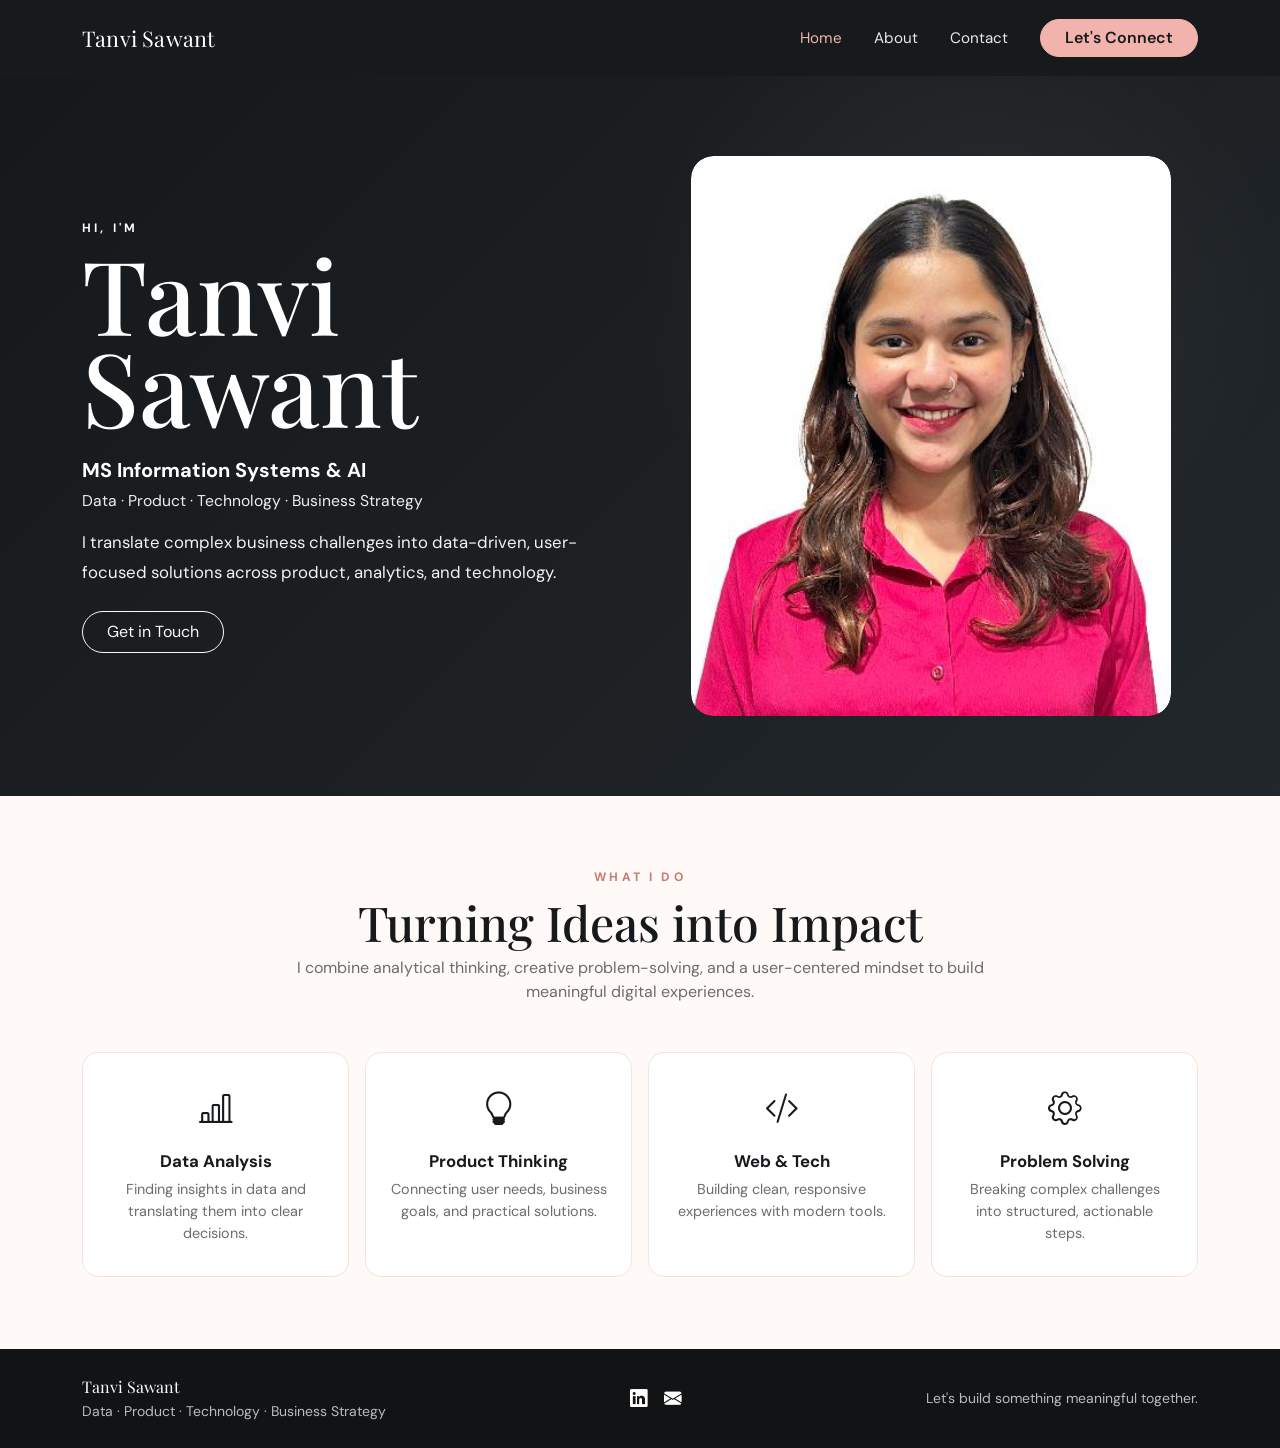
<file: index.html>
<!doctype html>
<html lang="en">
<head>
  <meta charset="utf-8">
  <meta name="viewport" content="width=device-width, initial-scale=1">
  <title>Tanvi Sawant | Portfolio</title>
  <meta name="description" content="Tanvi Sawant — data, product, and technology portfolio.">
  <link href="https://cdn.jsdelivr.net/npm/bootstrap@5.3.8/dist/css/bootstrap.min.css" rel="stylesheet">
  <link rel="preconnect" href="https://fonts.googleapis.com">
  <link rel="preconnect" href="https://fonts.gstatic.com" crossorigin>
  <link href="https://fonts.googleapis.com/css2?family=DM+Sans:wght@400;500;600;700&family=Playfair+Display:wght@600;700&display=swap" rel="stylesheet">
  <link rel="stylesheet" href="https://cdn.jsdelivr.net/npm/bootstrap-icons@1.11.3/font/bootstrap-icons.min.css">
  <link rel="stylesheet" href="css/styles.css">
</head>
<body>
<nav class="navbar navbar-expand-lg navbar-dark site-nav">
  <div class="container">
    <a class="navbar-brand brand-serif" href="index.html">Tanvi Sawant</a>
    <button class="navbar-toggler" type="button" data-bs-toggle="collapse" data-bs-target="#mainNav" aria-controls="mainNav" aria-expanded="false" aria-label="Toggle navigation">
      <span class="navbar-toggler-icon"></span>
    </button>
    <div class="collapse navbar-collapse" id="mainNav">
      <ul class="navbar-nav ms-auto align-items-lg-center gap-lg-3">
        <li class="nav-item"><a class="nav-link active" href="index.html">Home</a></li>
        <li class="nav-item"><a class="nav-link" href="about.html">About</a></li>
        <li class="nav-item"><a class="nav-link" href="contact.html">Contact</a></li>
        <li class="nav-item ms-lg-2"><a class="btn btn-pink rounded-pill px-4" href="contact.html">Let's Connect</a></li>
      </ul>
    </div>
  </div>
</nav>

<header class="hero-home">
  <div class="container">
    <div class="row align-items-center g-5 min-hero">
      <div class="col-lg-6">
        <p class="eyebrow light">HI, I'M</p>
        <h1 class="display-hero">Tanvi<br>Sawant</h1>
        <p class="hero-role">MS Information Systems &amp; AI</p>
        <p class="hero-tags">Data · Product · Technology · Business Strategy </p>
        <p class="hero-copy">I translate complex business challenges into data-driven, user-focused solutions across product, analytics, and technology.</p>
        <div class="d-flex flex-wrap gap-3 mt-4">
          <a class="btn btn-outline-light rounded-pill px-4 py-2" href="contact.html">Get in Touch</a>
        </div>
      </div>
      <div class="col-lg-6">
        <div class="portrait-card">
          <img src="assets/tanvi-headshot.jpg" alt="Tanvi Sawant headshot">
          
        </div>
      </div>
    </div>
  </div>
</header>

<section class="section-light py-5">
  <div class="container py-4">
    <div class="text-center mb-5">
      <p class="eyebrow">WHAT I DO</p>
      <h2 class="section-title">Turning Ideas into Impact</h2>
      <p class="section-copy mx-auto">I combine analytical thinking, creative problem-solving, and a user-centered mindset to build meaningful digital experiences.</p>
    </div>
    <div class="row g-3">
      <div class="col-md-6 col-lg-3">
        <div class="feature-card h-100">
          <i class="bi bi-bar-chart-line feature-icon"></i>
          <h3>Data Analysis</h3>
          <p>Finding insights in data and translating them into clear decisions.</p>
        </div>
      </div>
      <div class="col-md-6 col-lg-3">
        <div class="feature-card h-100">
          <i class="bi bi-lightbulb feature-icon"></i>
          <h3>Product Thinking</h3>
          <p>Connecting user needs, business goals, and practical solutions.</p>
        </div>
      </div>
      <div class="col-md-6 col-lg-3">
        <div class="feature-card h-100">
          <i class="bi bi-code-slash feature-icon"></i>
          <h3>Web & Tech</h3>
          <p>Building clean, responsive experiences with modern tools.</p>
        </div>
      </div>
      <div class="col-md-6 col-lg-3">
        <div class="feature-card h-100">
          <i class="bi bi-gear feature-icon"></i>
          <h3>Problem Solving</h3>
          <p>Breaking complex challenges into structured, actionable steps.</p>
        </div>
      </div>
    </div>
  </div>
</section>


<footer class="site-footer">
  <div class="container d-flex flex-column flex-md-row align-items-center justify-content-between gap-3">
    <div>
      <div class="brand-serif">Tanvi Sawant</div>
      <small>Data · Product · Technology · Business Strategy</small>
    </div>
    <div class="socials">
      <a href="https://www.linkedin.com/in/tanvi-sawant21/" target="_blank" rel="noopener" aria-label="LinkedIn"><i class="bi bi-linkedin"></i></a>
      <a href="mailto:tanvisawantwork@gmail.com" aria-label="Email"><i class="bi bi-envelope-fill"></i></a>
    </div>
    <small>Let's build something meaningful together.</small>
  </div>
</footer>

<script src="https://cdn.jsdelivr.net/npm/bootstrap@5.3.8/dist/js/bootstrap.bundle.min.js"></script>
</body>
</html>
</file>
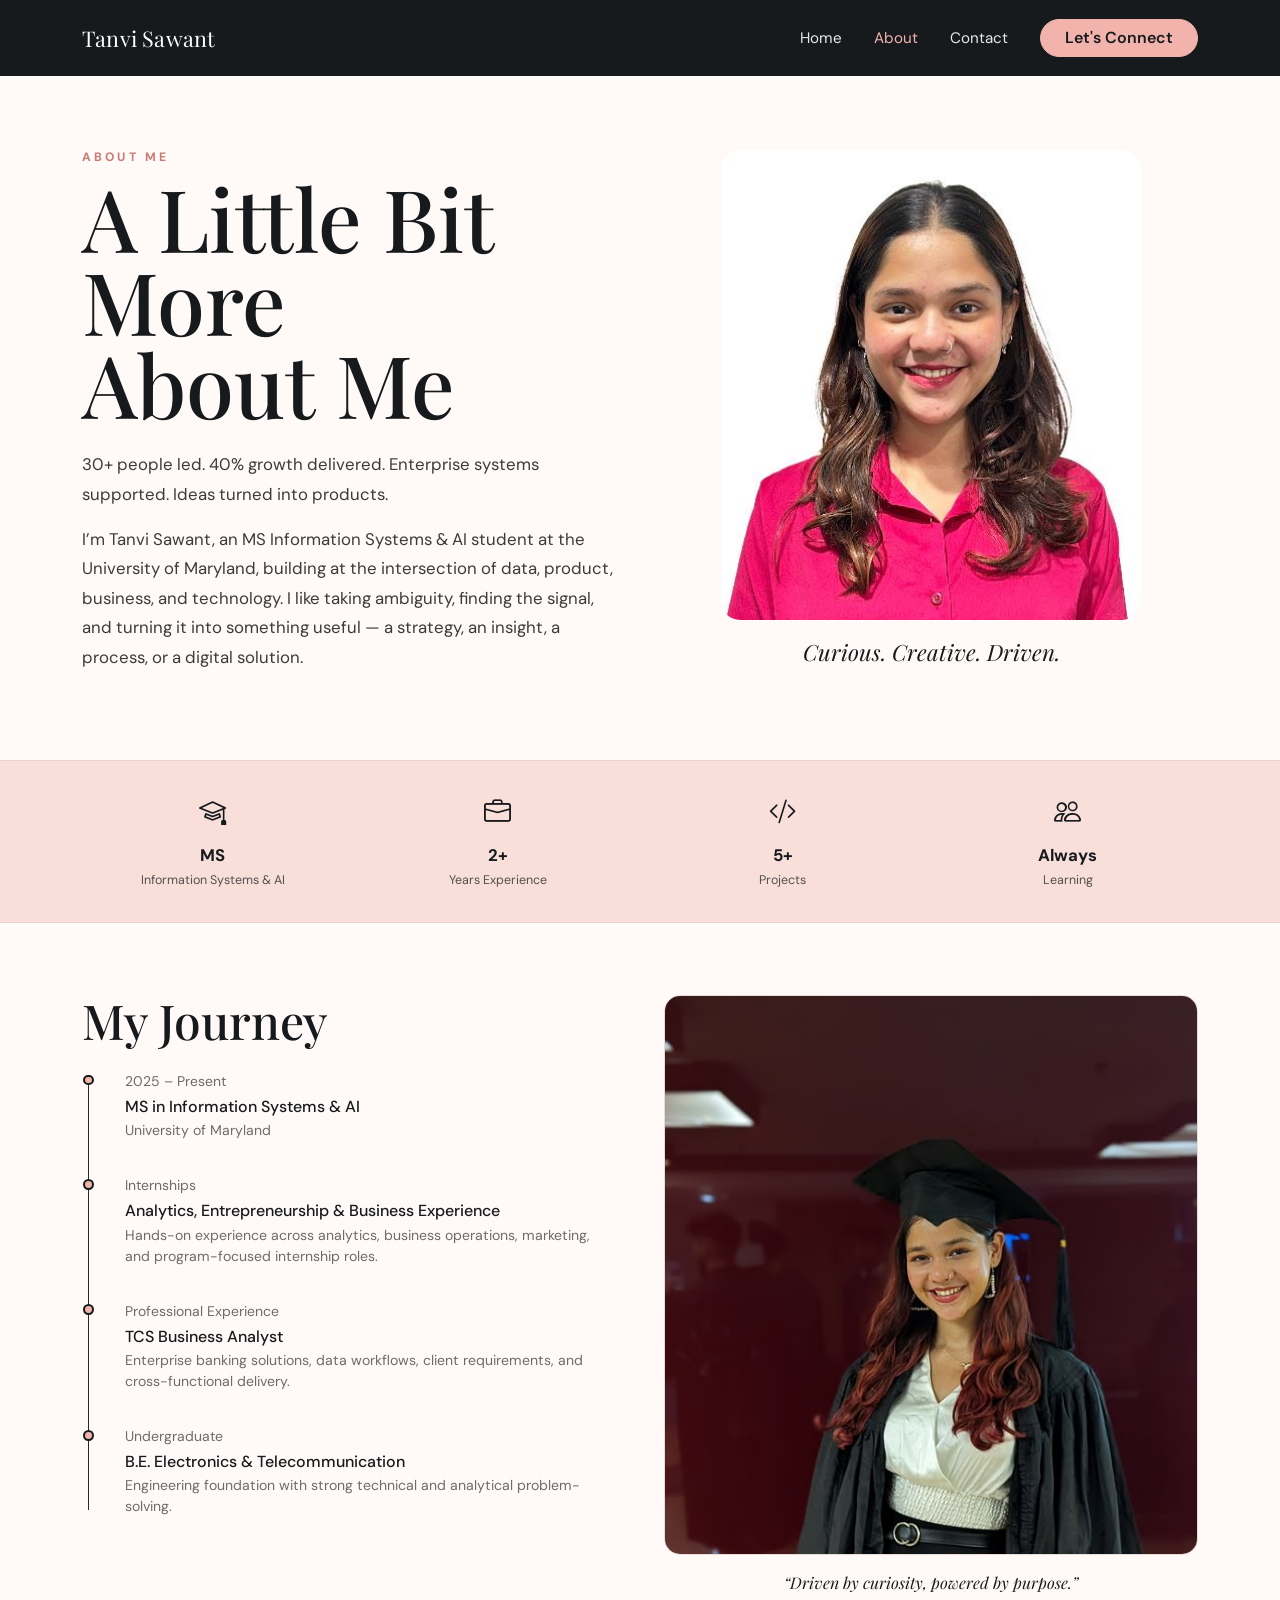
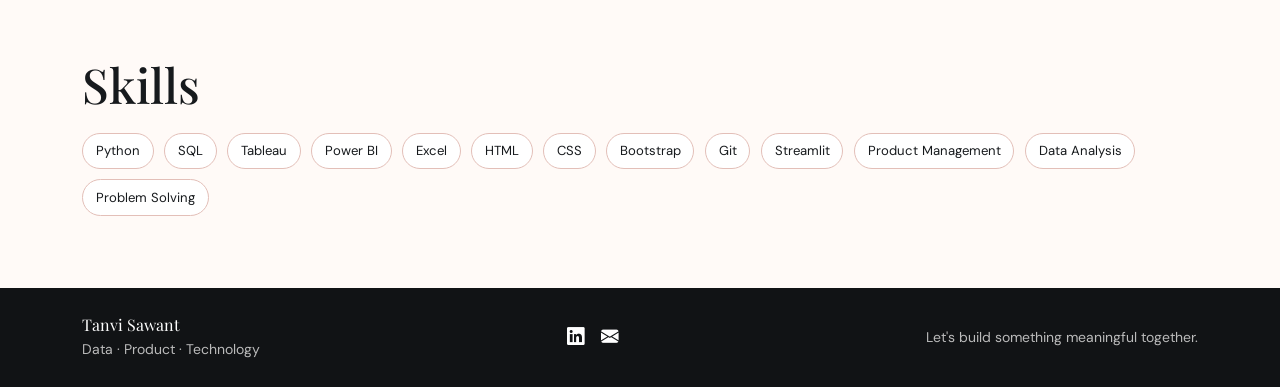
<file: about.html>
<!doctype html>
<html lang="en">
<head>
  <meta charset="utf-8">
  <meta name="viewport" content="width=device-width, initial-scale=1">
  <title>About | Tanvi Sawant</title>
  <link href="https://cdn.jsdelivr.net/npm/bootstrap@5.3.8/dist/css/bootstrap.min.css" rel="stylesheet">
  <link rel="preconnect" href="https://fonts.googleapis.com">
  <link rel="preconnect" href="https://fonts.gstatic.com" crossorigin>
  <link href="https://fonts.googleapis.com/css2?family=DM+Sans:wght@400;500;600;700&family=Playfair+Display:wght@600;700&display=swap" rel="stylesheet">
  <link rel="stylesheet" href="https://cdn.jsdelivr.net/npm/bootstrap-icons@1.11.3/font/bootstrap-icons.min.css">
  <link rel="stylesheet" href="css/styles.css">
</head>
<body>
<nav class="navbar navbar-expand-lg navbar-dark site-nav">
  <div class="container">
    <a class="navbar-brand brand-serif" href="index.html">Tanvi Sawant</a>
    <button class="navbar-toggler" type="button" data-bs-toggle="collapse" data-bs-target="#mainNav" aria-controls="mainNav" aria-expanded="false" aria-label="Toggle navigation">
      <span class="navbar-toggler-icon"></span>
    </button>
    <div class="collapse navbar-collapse" id="mainNav">
      <ul class="navbar-nav ms-auto align-items-lg-center gap-lg-3">
        <li class="nav-item"><a class="nav-link" href="index.html">Home</a></li>
        <li class="nav-item"><a class="nav-link active" href="about.html">About</a></li>
        <li class="nav-item"><a class="nav-link" href="contact.html">Contact</a></li>
        <li class="nav-item ms-lg-2"><a class="btn btn-pink rounded-pill px-4" href="contact.html">Let's Connect</a></li>
      </ul>
    </div>
  </div>
</nav>

<main class="section-light">
  <section class="py-5">
    <div class="container py-4">
      <div class="row align-items-center g-5">
        <div class="col-lg-6">
          <p class="eyebrow">ABOUT ME</p>
          <h1 class="about-title">A Little Bit More<br>About Me</h1>
          <p class="lead-copy mt-4">30+ people led. 40% growth delivered. Enterprise systems supported. Ideas turned into products.</p>
          <p class="lead-copy">I’m Tanvi Sawant, an MS Information Systems & AI student at the University of Maryland, building at the intersection of data, product, business, and technology. I like taking ambiguity, finding the signal, and turning it into something useful — a strategy, an insight, a process, or a digital solution.</p>
        </div>
        <div class="col-lg-6">
          <div class="about-image-wrap">
            <img src="assets/tanvi-headshot.jpg" alt="Tanvi Sawant headshot">
          </div>
          <p class="script-note text-center mt-3">Curious. Creative. Driven.</p>
        </div>
      </div>
    </div>
  </section>

  <section class="stats-strip">
    <div class="container">
      <div class="row text-center g-4">
        <div class="col-6 col-lg-3 stat">
          <i class="bi bi-mortarboard"></i><strong>MS</strong><span>Information Systems &amp; AI</span>
        </div>
        <div class="col-6 col-lg-3 stat">
          <i class="bi bi-briefcase"></i><strong>2+</strong><span>Years Experience</span>
        </div>
        <div class="col-6 col-lg-3 stat">
          <i class="bi bi-code-slash"></i><strong>5+</strong><span>Projects</span>
        </div>
        <div class="col-6 col-lg-3 stat">
          <i class="bi bi-people"></i><strong>Always</strong><span>Learning</span>
        </div>
      </div>
    </div>
  </section>

  <section class="py-5">
    <div class="container py-4">
      <div class="row g-5">
        <div class="col-lg-6">
          <h2 class="section-title mb-4">My Journey</h2>
          <div class="timeline">
            <div class="timeline-item">
              <span class="dot"></span>
              <div><small>2025 – Present</small><h3>MS in Information Systems &amp; AI</h3><p>University of Maryland</p></div>
            </div>
            <div class="timeline-item">
              <span class="dot"></span>
              <div><small>Internships</small><h3>Analytics, Entrepreneurship &amp; Business Experience</h3><p>Hands-on experience across analytics, business operations, marketing, and program-focused internship roles.</p></div>
            </div>
            <div class="timeline-item">
              <span class="dot"></span>
              <div><small>Professional Experience</small><h3>TCS Business Analyst</h3><p>Enterprise banking solutions, data workflows, client requirements, and cross-functional delivery.</p></div>
            </div>
            <div class="timeline-item">
              <span class="dot"></span>
              <div><small>Undergraduate</small><h3>B.E. Electronics &amp; Telecommunication</h3><p>Engineering foundation with strong technical and analytical problem-solving.</p></div>
            </div>
          </div>
        </div>
        <div class="col-lg-6">
          <img class="journey-img" src="assets/journey-graduation.jpg" alt="Tanvi Sawant at graduation">
          <blockquote class="quote">“Driven by curiosity, powered by purpose.”</blockquote>
        </div>
      </div>

      <div class="mt-5">
        <h2 class="section-title mb-4">Skills</h2>
        <div class="skill-list">
          <span>Python</span><span>SQL</span><span>Tableau</span><span>Power BI</span><span>Excel</span>
          <span>HTML</span><span>CSS</span><span>Bootstrap</span><span>Git</span><span>Streamlit</span>
          <span>Product Management</span><span>Data Analysis</span><span>Problem Solving</span>
        </div>
      </div>
    </div>
  </section>
</main>

<footer class="site-footer">
  <div class="container d-flex flex-column flex-md-row align-items-center justify-content-between gap-3">
    <div>
      <div class="brand-serif">Tanvi Sawant</div>
      <small>Data · Product · Technology</small>
    </div>
    <div class="socials">
      <a href="https://www.linkedin.com/in/tanvi-sawant21/" target="_blank" rel="noopener" aria-label="LinkedIn"><i class="bi bi-linkedin"></i></a>
      <a href="mailto:tanvisawantwork@gmail.com" aria-label="Email"><i class="bi bi-envelope-fill"></i></a>
    </div>
    <small>Let's build something meaningful together.</small>
  </div>
</footer>

<script src="https://cdn.jsdelivr.net/npm/bootstrap@5.3.8/dist/js/bootstrap.bundle.min.js"></script>
</body>
</html>
</file>
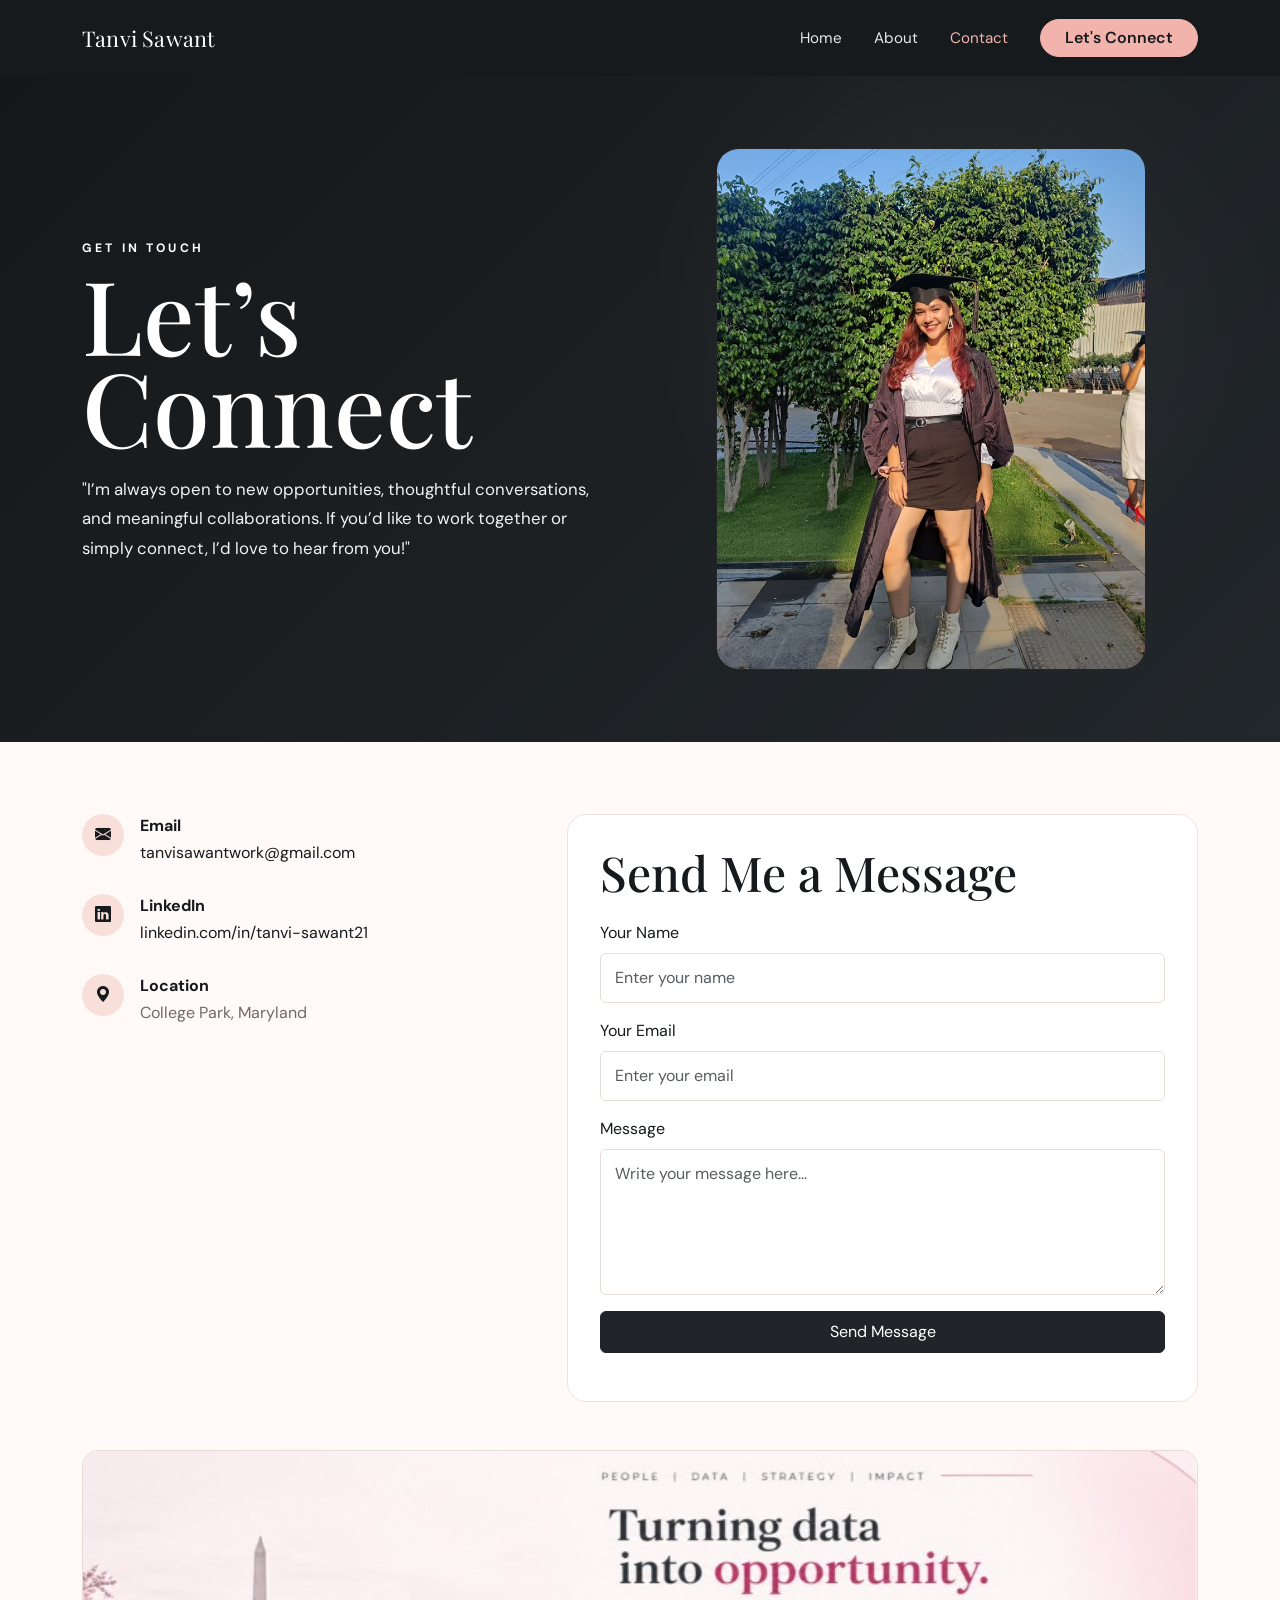
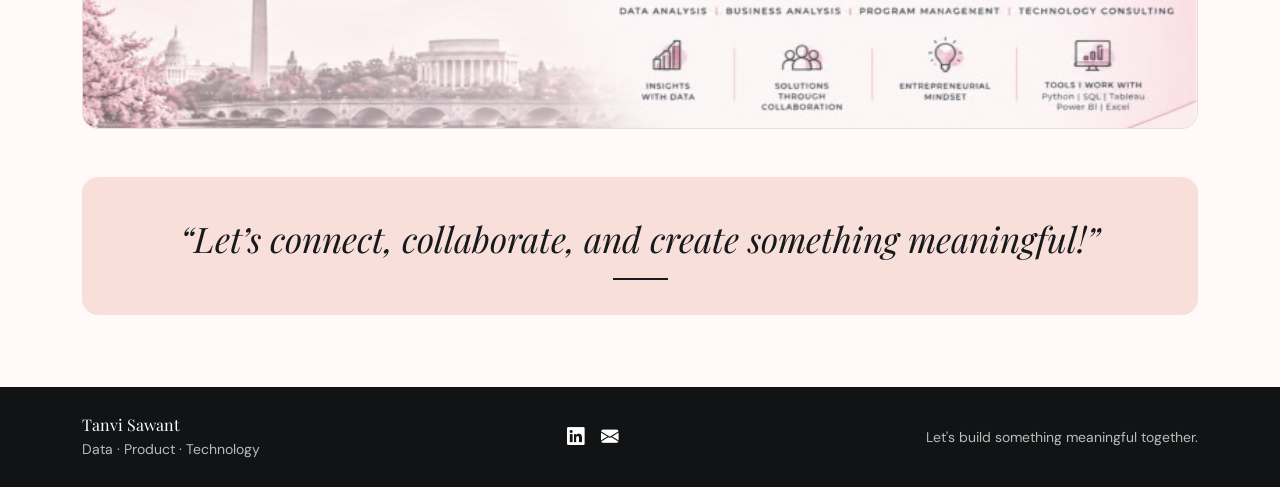
<file: contact.html>
<!doctype html>
<html lang="en">
<head>
  <meta charset="utf-8">
  <meta name="viewport" content="width=device-width, initial-scale=1">
  <title>Contact | Tanvi Sawant</title>
  <link href="https://cdn.jsdelivr.net/npm/bootstrap@5.3.8/dist/css/bootstrap.min.css" rel="stylesheet">
  <link rel="preconnect" href="https://fonts.googleapis.com">
  <link rel="preconnect" href="https://fonts.gstatic.com" crossorigin>
  <link href="https://fonts.googleapis.com/css2?family=DM+Sans:wght@400;500;600;700&family=Playfair+Display:wght@600;700&display=swap" rel="stylesheet">
  <link rel="stylesheet" href="https://cdn.jsdelivr.net/npm/bootstrap-icons@1.11.3/font/bootstrap-icons.min.css">
  <link rel="stylesheet" href="css/styles.css">
</head>
<body>
<nav class="navbar navbar-expand-lg navbar-dark site-nav">
  <div class="container">
    <a class="navbar-brand brand-serif" href="index.html">Tanvi Sawant</a>
    <button class="navbar-toggler" type="button" data-bs-toggle="collapse" data-bs-target="#mainNav" aria-controls="mainNav" aria-expanded="false" aria-label="Toggle navigation">
      <span class="navbar-toggler-icon"></span>
    </button>
    <div class="collapse navbar-collapse" id="mainNav">
      <ul class="navbar-nav ms-auto align-items-lg-center gap-lg-3">
        <li class="nav-item"><a class="nav-link" href="index.html">Home</a></li>
        <li class="nav-item"><a class="nav-link" href="about.html">About</a></li>
        <li class="nav-item"><a class="nav-link active" href="contact.html">Contact</a></li>
        <li class="nav-item ms-lg-2"><a class="btn btn-pink rounded-pill px-4" href="#message">Let's Connect</a></li>
      </ul>
    </div>
  </div>
</nav>

<header class="contact-hero">
  <div class="container py-5">
    <div class="row align-items-center g-5 py-4">
      <div class="col-lg-6">
        <p class="eyebrow light">GET IN TOUCH</p>
        <h1 class="display-hero">Let’s<br>Connect</h1>
        <p class="hero-copy">"I’m always open to new opportunities, thoughtful conversations, and meaningful collaborations. If you’d like to work together or simply connect, I’d love to hear from you!"</p>
      </div>
      <div class="col-lg-6">
        <div class="contact-hero-image-wrap">
          <img src="assets/contact-graduation.jpg" alt="Tanvi Sawant at graduation">
        </div>
      </div>
    </div>
  </div>
</header>

<main class="section-light">
  <section class="py-5">
    <div class="container py-4">
      <div class="row g-5">
        <div class="col-lg-5">
          <div class="contact-list">
            <div class="contact-item">
              <span class="contact-icon"><i class="bi bi-envelope-fill"></i></span>
              <div><strong>Email</strong><p><a href="mailto:tanvisawantwork@gmail.com">tanvisawantwork@gmail.com</a></p></div>
            </div>
            <div class="contact-item">
              <span class="contact-icon"><i class="bi bi-linkedin"></i></span>
              <div><strong>LinkedIn</strong><p><a href="https://www.linkedin.com/in/tanvi-sawant21/" target="_blank" rel="noopener">linkedin.com/in/tanvi-sawant21</a></p></div>
            </div>
            <div class="contact-item">
              <span class="contact-icon"><i class="bi bi-geo-alt-fill"></i></span>
              <div><strong>Location</strong><p>College Park, Maryland</p></div>
            </div>
          </div>
        </div>

        <div class="col-lg-7" id="message">
          <div class="contact-form-card">
            <h2 class="section-title mb-4">Send Me a Message</h2>
            <form id="contactForm">
              <div class="mb-3">
                <label class="form-label" for="name">Your Name</label>
                <input class="form-control" id="name" name="name" type="text" placeholder="Enter your name" required>
              </div>
              <div class="mb-3">
                <label class="form-label" for="email">Your Email</label>
                <input class="form-control" id="email" name="email" type="email" placeholder="Enter your email" required>
              </div>
              <div class="mb-3">
                <label class="form-label" for="messageText">Message</label>
                <textarea class="form-control" id="messageText" name="message" rows="5" placeholder="Write your message here..." required></textarea>
              </div>
              <button class="btn btn-dark w-100 py-2" type="submit">Send Message</button>
              <p id="formStatus" class="form-status mt-3 mb-0" role="status" aria-live="polite"></p>
            </form>
          </div>
        </div>
      </div>

      <div class="contact-brand-banner mt-5">
        <img src="assets/brand-banner.jpg" alt="Turning data into opportunity — Tanvi Sawant personal brand banner">
      </div>

      <div class="quote-panel text-center mt-5">
        <p>“Let’s connect, collaborate, and create something meaningful!”</p>
        <span></span>
      </div>
    </div>
  </section>
</main>

<footer class="site-footer">
  <div class="container d-flex flex-column flex-md-row align-items-center justify-content-between gap-3">
    <div>
      <div class="brand-serif">Tanvi Sawant</div>
      <small>Data · Product · Technology</small>
    </div>
    <div class="socials">
      <a href="https://www.linkedin.com/in/tanvi-sawant21/" target="_blank" rel="noopener" aria-label="LinkedIn"><i class="bi bi-linkedin"></i></a>
      <a href="mailto:tanvisawantwork@gmail.com" aria-label="Email"><i class="bi bi-envelope-fill"></i></a>
    </div>
    <small>Let's build something meaningful together.</small>
  </div>
</footer>

<script src="https://cdn.jsdelivr.net/npm/bootstrap@5.3.8/dist/js/bootstrap.bundle.min.js"></script>
<script src="js/main.js"></script>
</body>
</html>
</file>
<file: css/styles.css>
:root{
  --ink:#171a1d;
  --ink-2:#23272b;
  --cream:#f7f1ec;
  --cream-2:#fffaf7;
  --pink:#f1b3ac;
  --pink-soft:#f8dfda;
  --line:#e4d5cf;
  --muted:#6f6b68;
}
*{box-sizing:border-box}
html{scroll-behavior:smooth}
body{
  margin:0;
  font-family:"DM Sans",sans-serif;
  color:var(--ink);
  background:var(--cream);
}
a{text-decoration:none}
.brand-serif,.section-title,.about-title,.display-hero{
  font-family:"Playfair Display",serif;
}
.site-nav{
  background:var(--ink);
  padding:1.05rem 0;
}
.navbar-brand{
  font-size:1.35rem;
  letter-spacing:.2px;
}
.site-nav .nav-link{
  color:#fff;
  opacity:.9;
  font-size:.95rem;
}
.site-nav .nav-link:hover,.site-nav .nav-link.active{color:var(--pink);opacity:1}
.btn-pink{
  background:var(--pink);
  border:1px solid var(--pink);
  color:var(--ink);
  font-weight:600;
}
.btn-pink:hover{
  background:#f4c1bb;
  border-color:#f4c1bb;
  color:var(--ink);
}
.hero-home{
  background:
    radial-gradient(circle at 75% 35%,rgba(255,255,255,.06),transparent 30%),
    linear-gradient(135deg,#15181a,#22272b);
  color:#fff;
}
.min-hero{min-height:620px;padding:5rem 0}
.eyebrow{
  font-size:.76rem;
  letter-spacing:.26em;
  font-weight:700;
  color:#c97973;
  margin-bottom:.7rem;
}
.eyebrow.light{color:#fff}
.display-hero{
  font-size:clamp(3.6rem,8vw,6.6rem);
  line-height:.9;
  margin-bottom:1.4rem;
}
.hero-role{font-size:1.25rem;font-weight:700;margin-bottom:.25rem}
.hero-tags{font-size:.98rem;color:#eee}
.hero-copy{
  max-width:570px;
  font-size:1.05rem;
  line-height:1.75;
  color:#f2f2f2;
}
.portrait-card{
  position:relative;
  max-width:480px;
  margin-inline:auto;
}
.portrait-card{
  position:relative;
  max-width:480px;
  margin-inline:auto;
  border-radius:1.4rem;
  overflow:hidden;
  background:#171a1d;
}
.portrait-card img{
  width:100%;
  height:560px;
  display:block;
  object-fit:cover;
  object-position:center 18%;
  border-radius:1.4rem;
  background:#171a1d;
}
.portrait-note{
  position:absolute;
  bottom:1rem;
  left:1rem;
  right:1rem;
  background:rgba(17,19,22,.75);
  color:#fff;
  text-align:center;
  border-radius:.8rem;
  padding:.65rem;
  font-size:.8rem;
}
.section-light{background:var(--cream-2)}
.section-dark{background:#15181a}
.section-title{
  font-size:clamp(2rem,4vw,3rem);
  line-height:1.05;
}
.section-copy{max-width:700px;color:var(--muted)}
.feature-card{
  background:#fff;
  padding:2rem 1.5rem;
  border:1px solid #efe5df;
  border-radius:1rem;
  text-align:center;
  transition:.2s ease;
}
.feature-card:hover{transform:translateY(-3px)}
.feature-icon{font-size:2.1rem;display:block;margin-bottom:1rem}
.feature-card h3{font-size:1.05rem;font-weight:700}
.feature-card p{font-size:.9rem;color:var(--muted);margin-bottom:0}
.project-card{
  background:#202428;
  border-radius:1rem;
  overflow:hidden;
  border:1px solid rgba(255,255,255,.08);
}
.project-card img{width:100%;aspect-ratio:16/9;object-fit:cover;display:block}
.project-body{padding:1.25rem;color:#fff}
.project-body h3{font-size:1.15rem}
.project-body p{color:#b9b9b9;font-size:.86rem}
.project-link{font-size:.88rem;font-weight:600}
.site-footer{
  background:#111315;
  color:#fff;
  padding:1.6rem 0;
}
.site-footer small{color:#bbb}
.socials{display:flex;gap:1rem}
.socials a{color:#fff;font-size:1.1rem}
.about-title{
  font-size:clamp(3rem,7vw,5.4rem);
  line-height:.96;
}
.lead-copy{font-size:1.05rem;line-height:1.75;color:#3c3b39}
.about-image-wrap{
  max-width:420px;
  margin:auto;
}
.about-image-wrap img{
  width:100%;
  height:470px;
  object-fit:cover;
  object-position:center 18%;
  border-radius:1.2rem;
  display:block;
}
.script-note{
  font-family:"Playfair Display",serif;
  font-style:italic;
  font-size:1.4rem;
}
.stats-strip{
  background:var(--pink-soft);
  padding:2rem 0;
  border-top:1px solid #efd1cb;
  border-bottom:1px solid #efd1cb;
}
.stat{
  display:flex;
  flex-direction:column;
  align-items:center;
  gap:.2rem;
}
.stat i{font-size:1.7rem;margin-bottom:.35rem}
.stat strong{font-size:1.05rem}
.stat span{font-size:.78rem;color:#554f4d}
.timeline{
  position:relative;
  padding-left:1.5rem;
}
.timeline:before{
  content:"";
  position:absolute;
  left:.35rem;
  top:.5rem;
  bottom:.5rem;
  width:1px;
  background:#282828;
}
.timeline-item{
  position:relative;
  display:grid;
  grid-template-columns:1fr;
  padding-left:1.2rem;
  margin-bottom:2rem;
}
.timeline-item .dot{
  position:absolute;
  left:-1.45rem;
  top:.35rem;
  width:.68rem;
  height:.68rem;
  background:var(--pink);
  border:2px solid var(--ink);
  border-radius:50%;
}
.timeline-item small{color:var(--muted)}
.timeline-item h3{font-size:1rem;margin:.25rem 0}
.timeline-item p{font-size:.88rem;color:var(--muted);margin:0}
.journey-img{width:100%;height:560px;object-fit:cover;object-position:center 30%;border-radius:1rem;border:1px solid #eadbd5;display:block}
.quote{
  text-align:center;
  margin-top:1rem;
  font-family:"Playfair Display",serif;
  font-style:italic;
}
.skill-list{display:flex;flex-wrap:wrap;gap:.65rem}
.skill-list span{
  border:1px solid #e3bfb8;
  background:#fff;
  border-radius:999px;
  padding:.45rem .8rem;
  font-size:.82rem;
}
.contact-hero{
  color:#fff;
  background:
    radial-gradient(circle at 75% 35%,rgba(255,255,255,.06),transparent 30%),
    linear-gradient(135deg,#15181a,#22272b);
}
.contact-hero-image-wrap{
  max-width:430px;
  margin-inline:auto;
  border-radius:1.4rem;
  overflow:hidden;
  border:1px solid rgba(255,255,255,.08);
  background:#111315;
}
.contact-hero-image-wrap img{
  width:100%;
  height:520px;
  object-fit:cover;
  object-position:center 28%;
  display:block;
}
.contact-list{display:grid;gap:1.8rem}
.contact-item{display:flex;gap:1rem;align-items:flex-start}
.contact-icon{
  width:42px;height:42px;
  border-radius:50%;
  background:var(--pink-soft);
  display:grid;
  place-items:center;
  flex:none;
}
.contact-item strong{display:block}
.contact-item p{margin:.2rem 0 0;color:var(--muted)}
.contact-form-card{
  background:#fff;
  border:1px solid #efe4de;
  border-radius:1.2rem;
  padding:2rem;
}
.form-control{
  border-color:#e7ded9;
  padding:.75rem .9rem;
}
.form-control:focus{
  border-color:#d6a09a;
  box-shadow:0 0 0 .2rem rgba(241,179,172,.2);
}
.form-status{font-size:.9rem;color:#3d6b55}
.quote-panel{
  background:var(--pink-soft);
  border-radius:1rem;
  padding:2.2rem;
}
.quote-panel p{
  font-family:"Playfair Display",serif;
  font-size:clamp(1.5rem,3vw,2.2rem);
  font-style:italic;
  margin-bottom:.8rem;
}
.quote-panel span{display:block;width:55px;height:2px;background:var(--ink);margin:auto}
@media (max-width:991px){
  .site-nav .btn-pink{margin-top:.75rem}
  .min-hero{min-height:auto;padding:4rem 0}
  .portrait-card{max-width:380px}
}
@media (max-width:576px){
  .display-hero{font-size:3.5rem}
  .contact-form-card{padding:1.25rem}
}

.brand-banner-section{background:var(--cream-2);padding-top:0!important;}
.brand-banner-img, .contact-brand-banner img{
  width:100%;
  display:block;
  border-radius:1rem;
  border:1px solid #eadbd5;
}
.contact-item a{color:var(--ink);text-decoration:none;word-break:break-word;}
.contact-item a:hover{color:#b76561;}
@media (max-width:991px){
  .contact-hero-image-wrap img{height:460px;}
  .journey-img{height:480px;}
}
</file>
